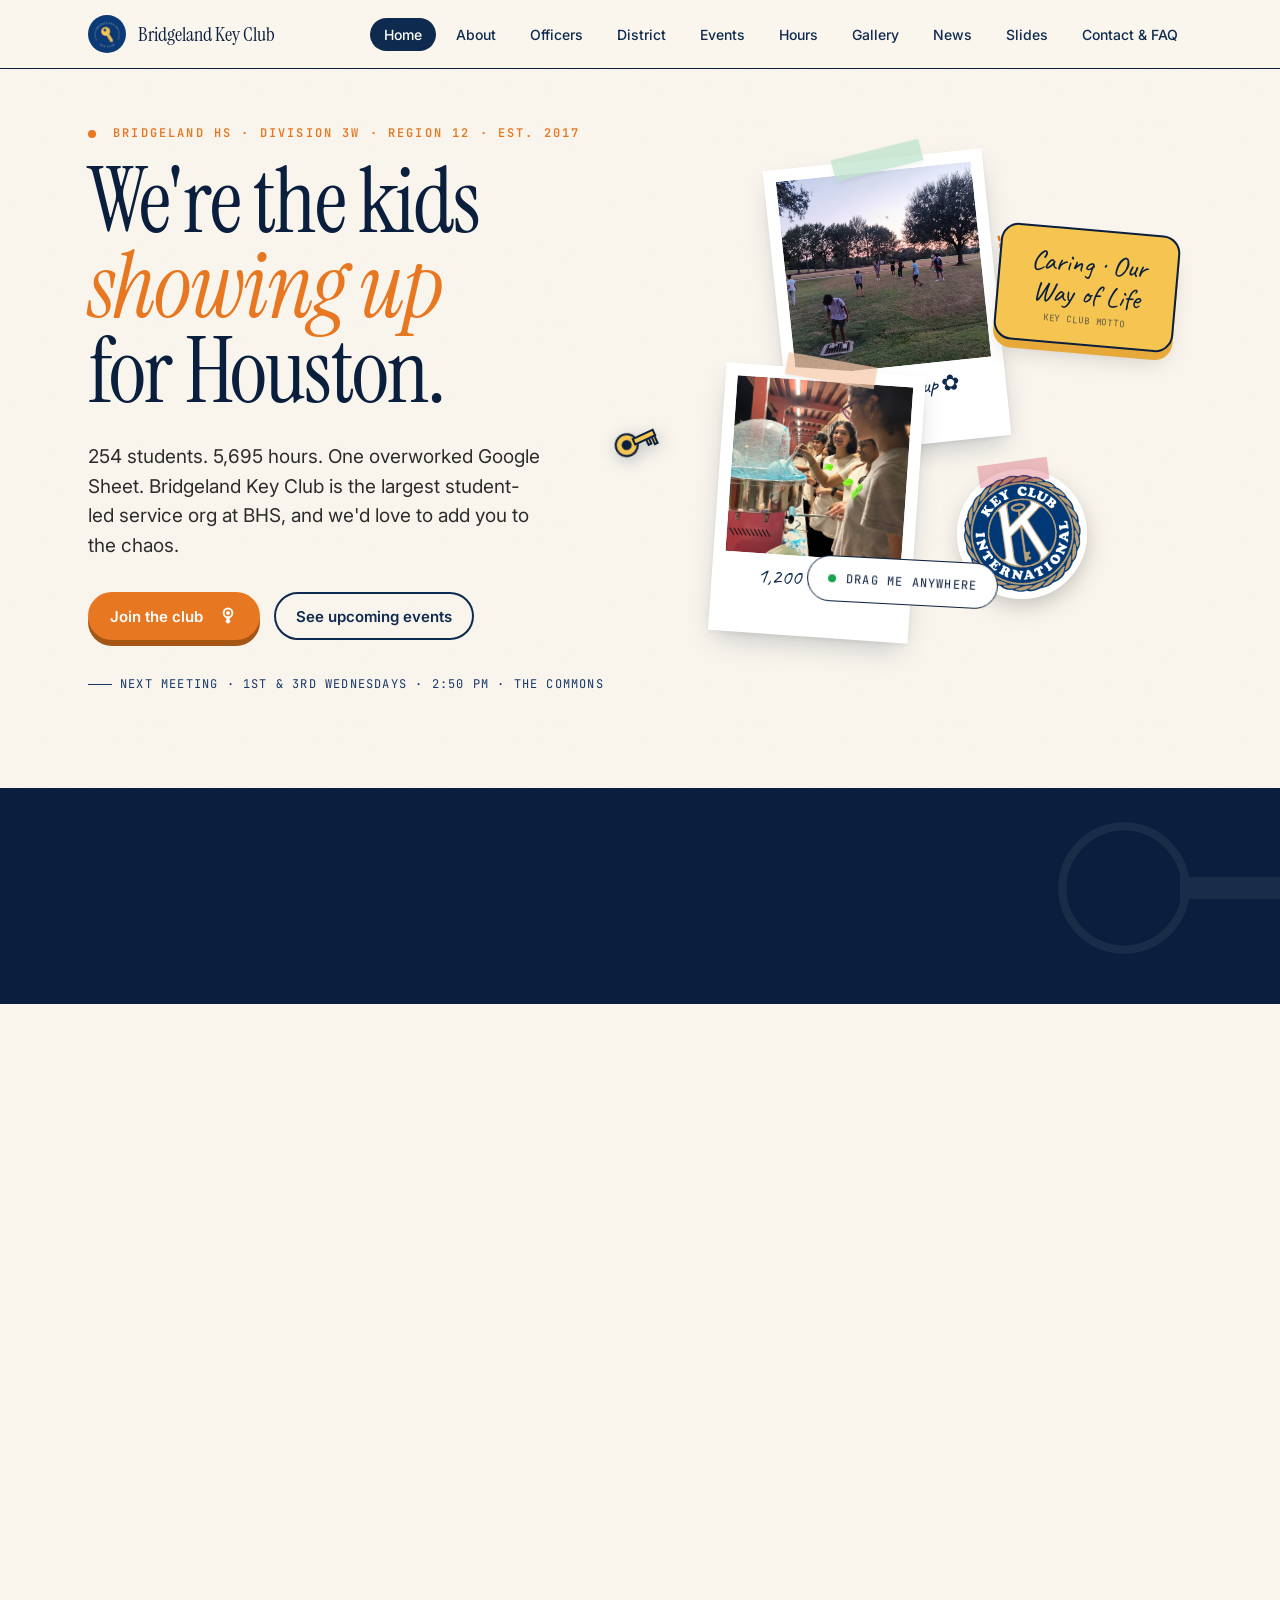
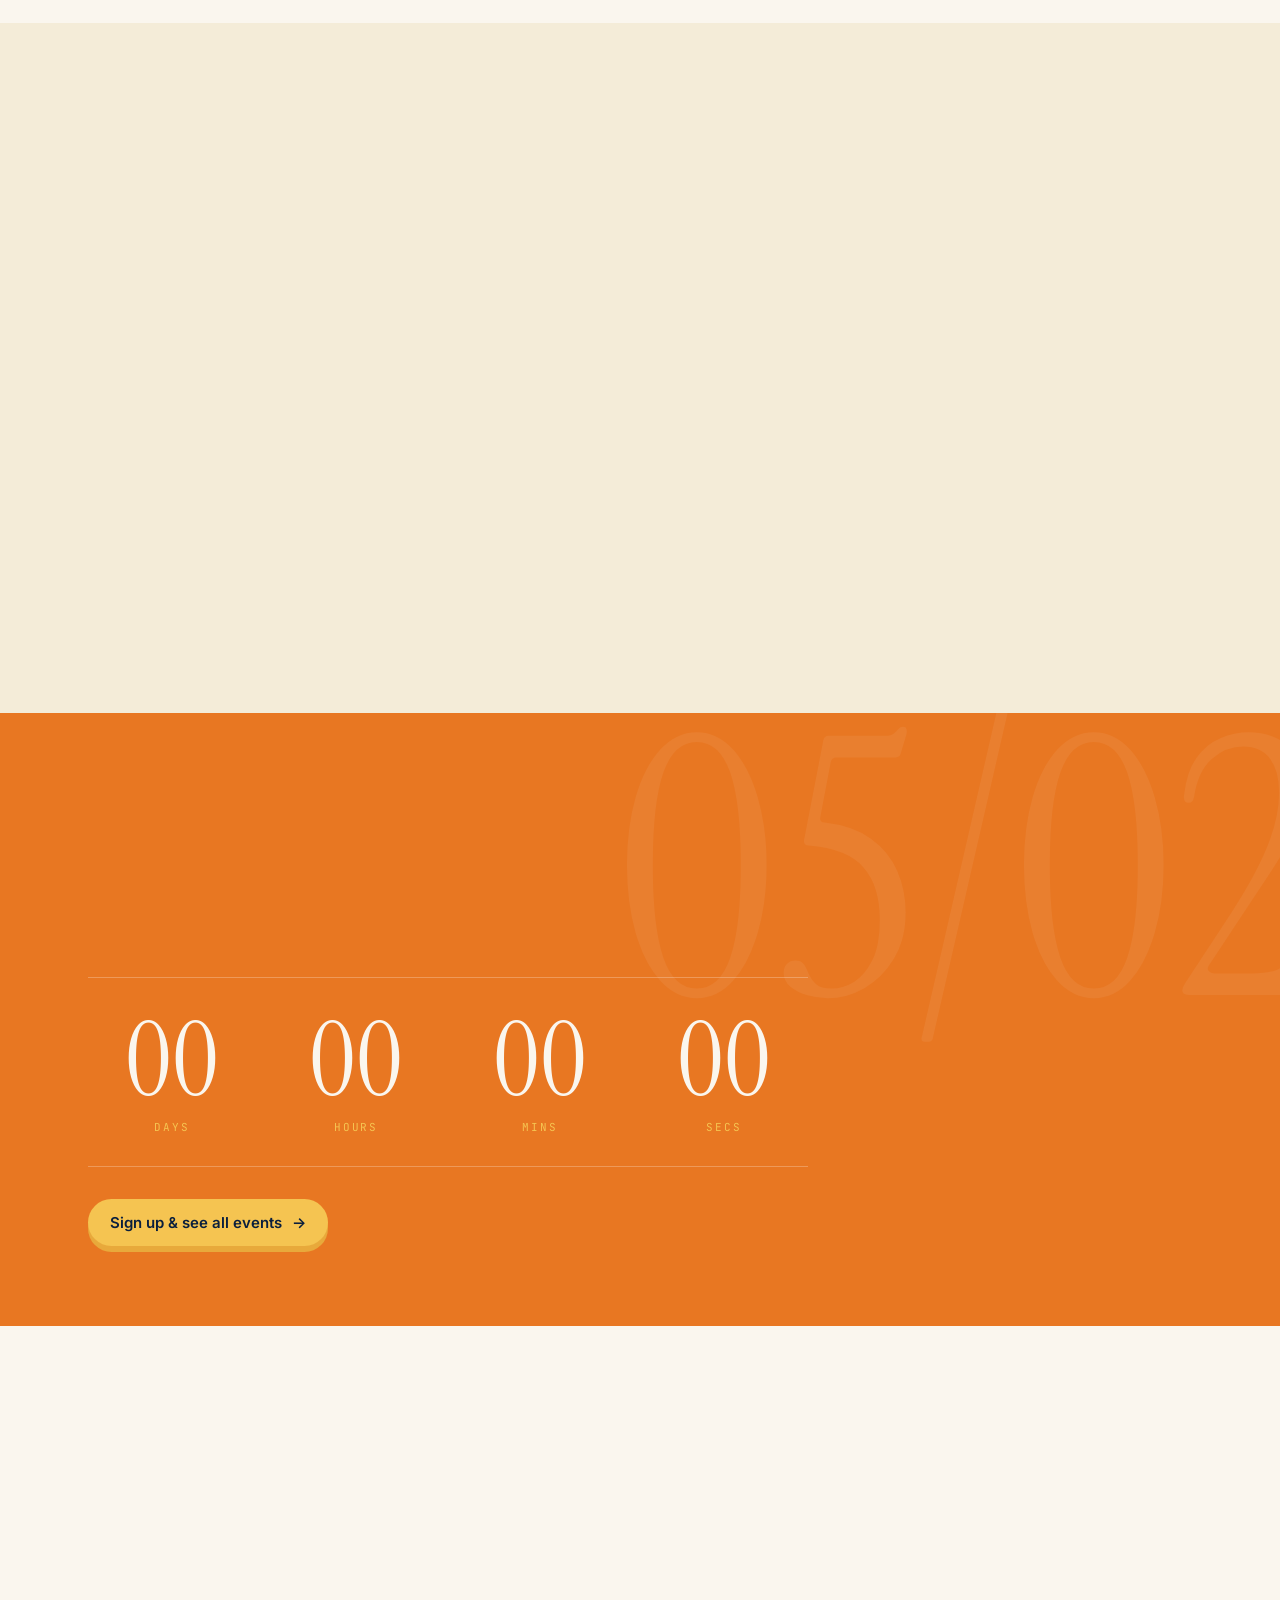
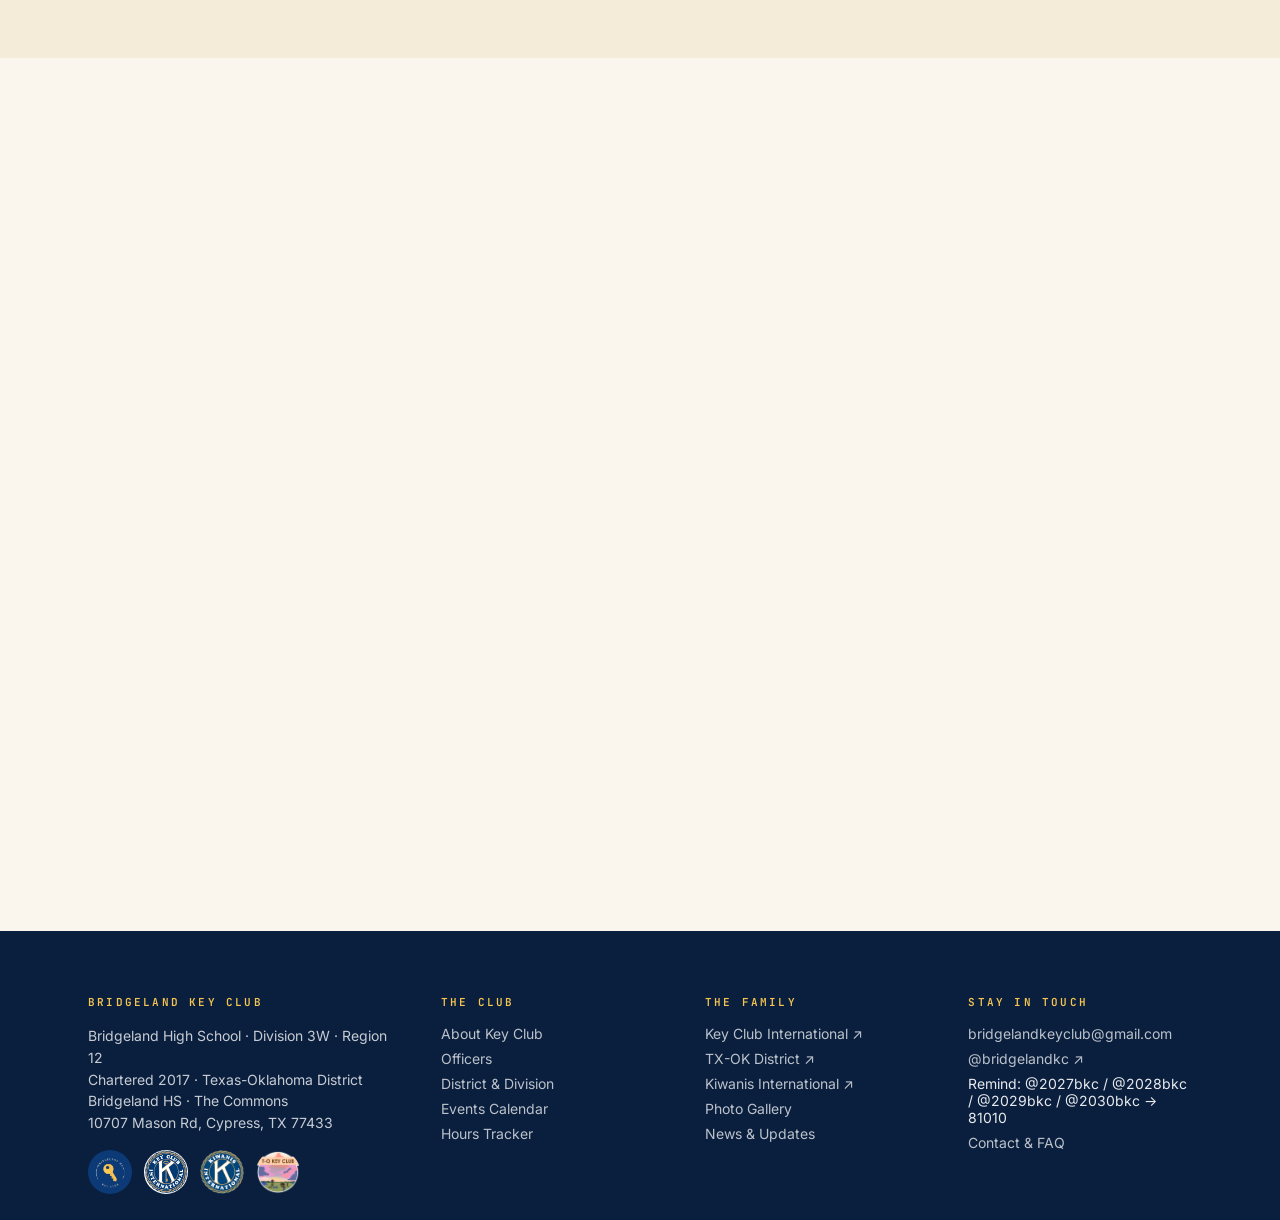
<file: index.html>
<!doctype html>
<html lang="en">
<head>
  <meta charset="utf-8" />
  <meta http-equiv="refresh" content="0; url=home.html" />
  <title>Bridgeland Key Club</title>
</head>
<body>
  <p>Redirecting to <a href="home.html">home.html</a>…</p>
</body>
</html>
</file>
